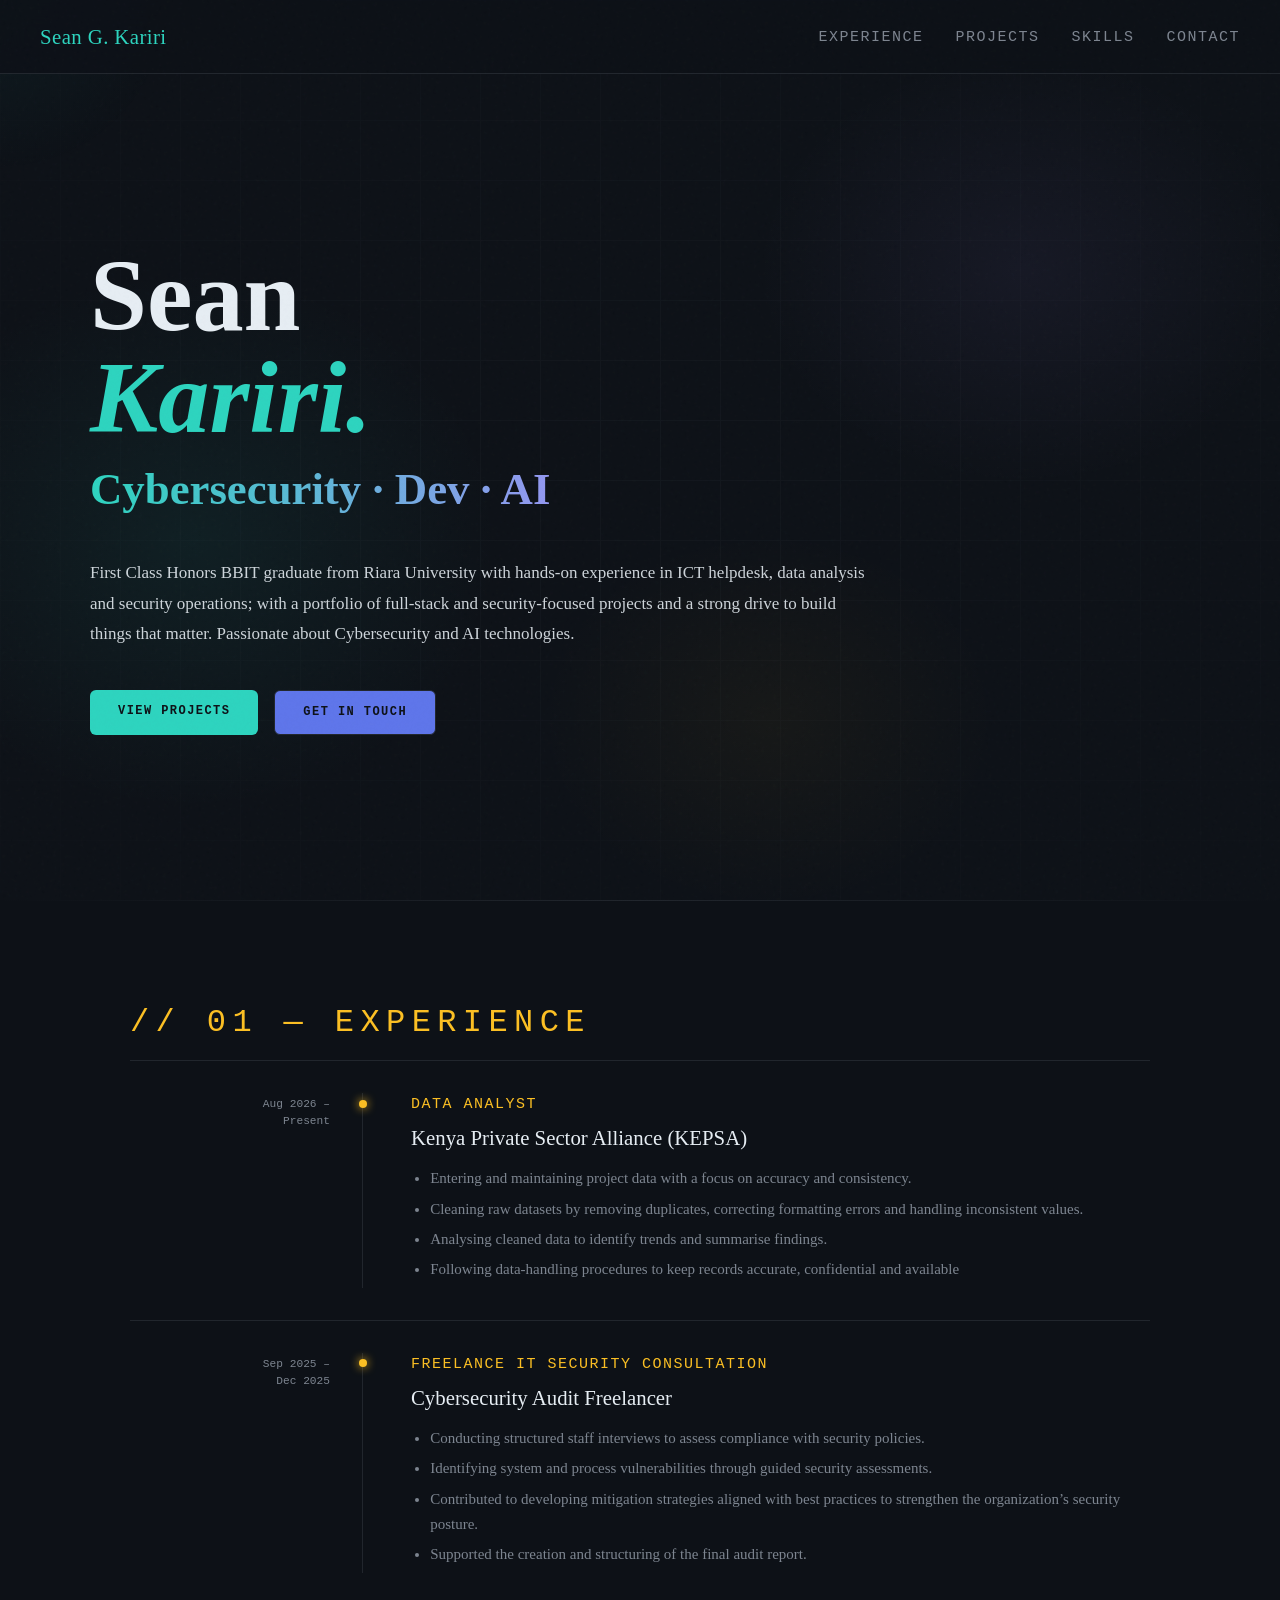
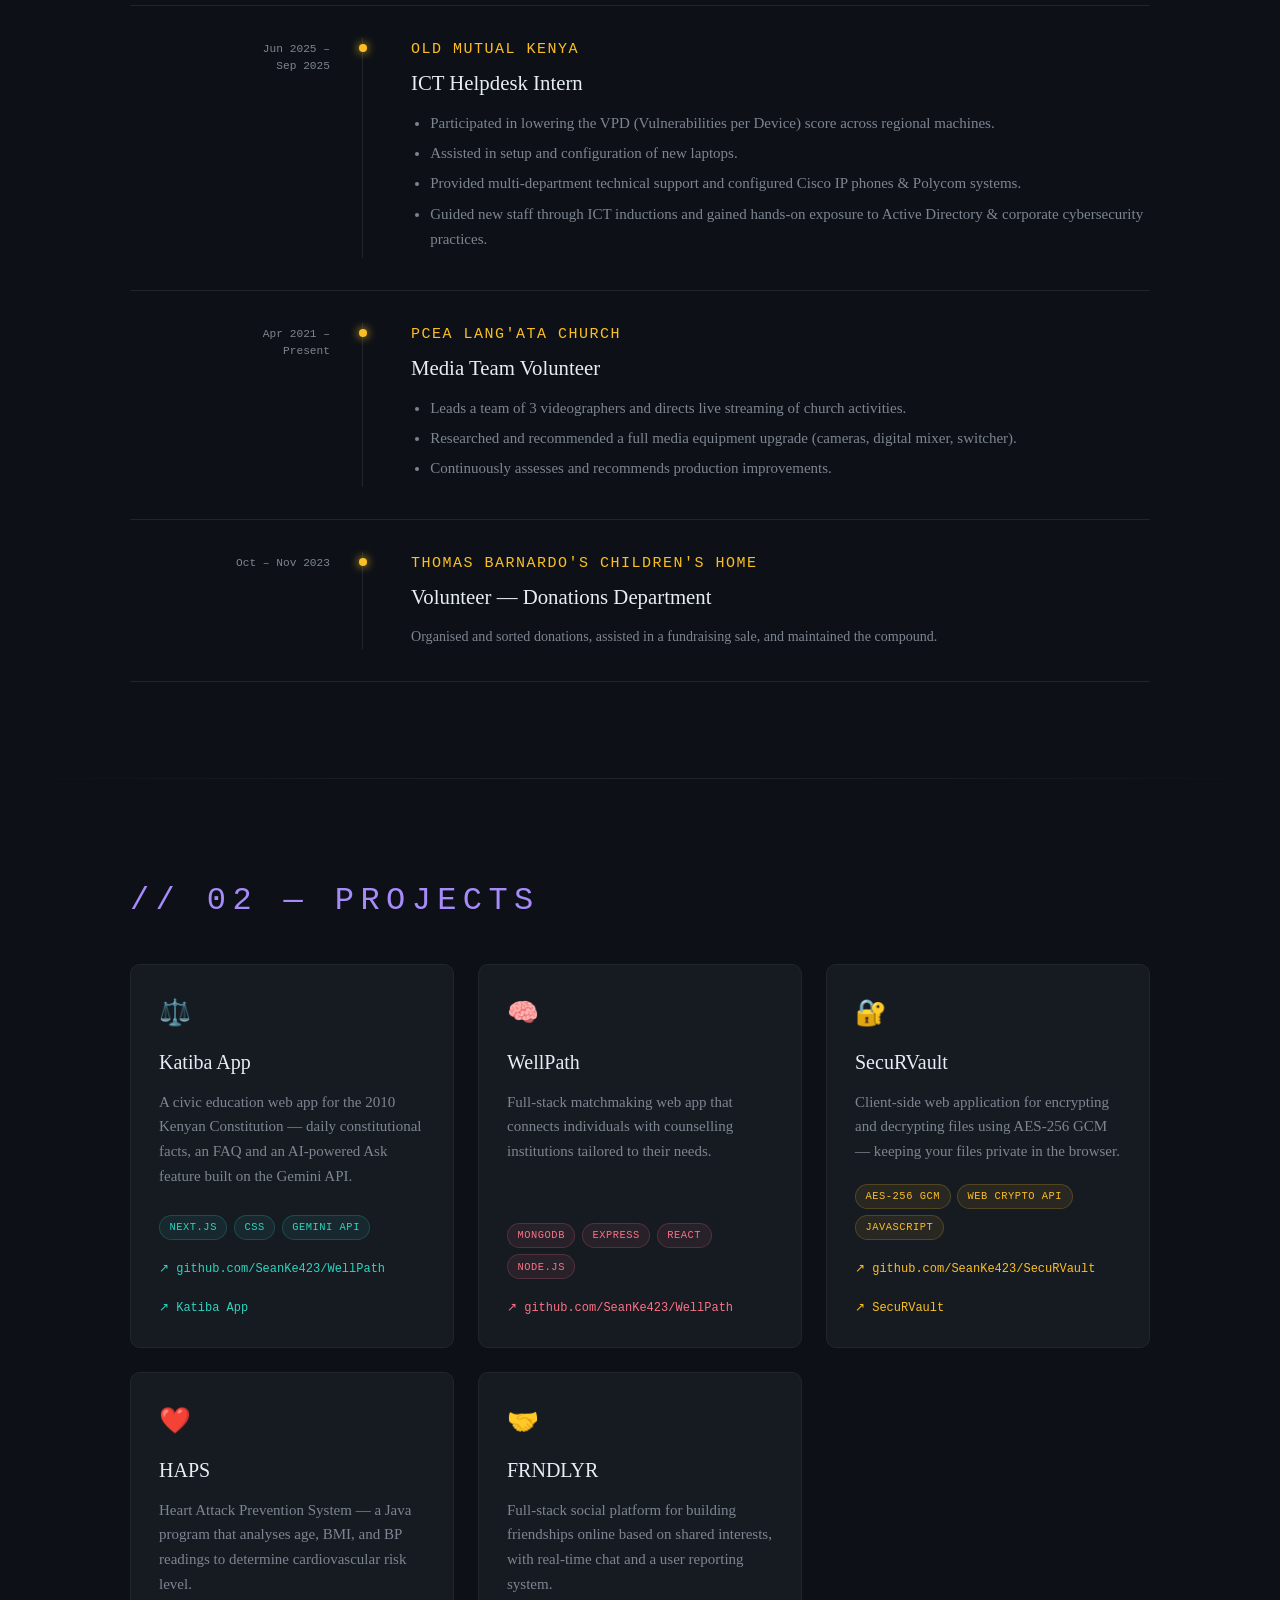
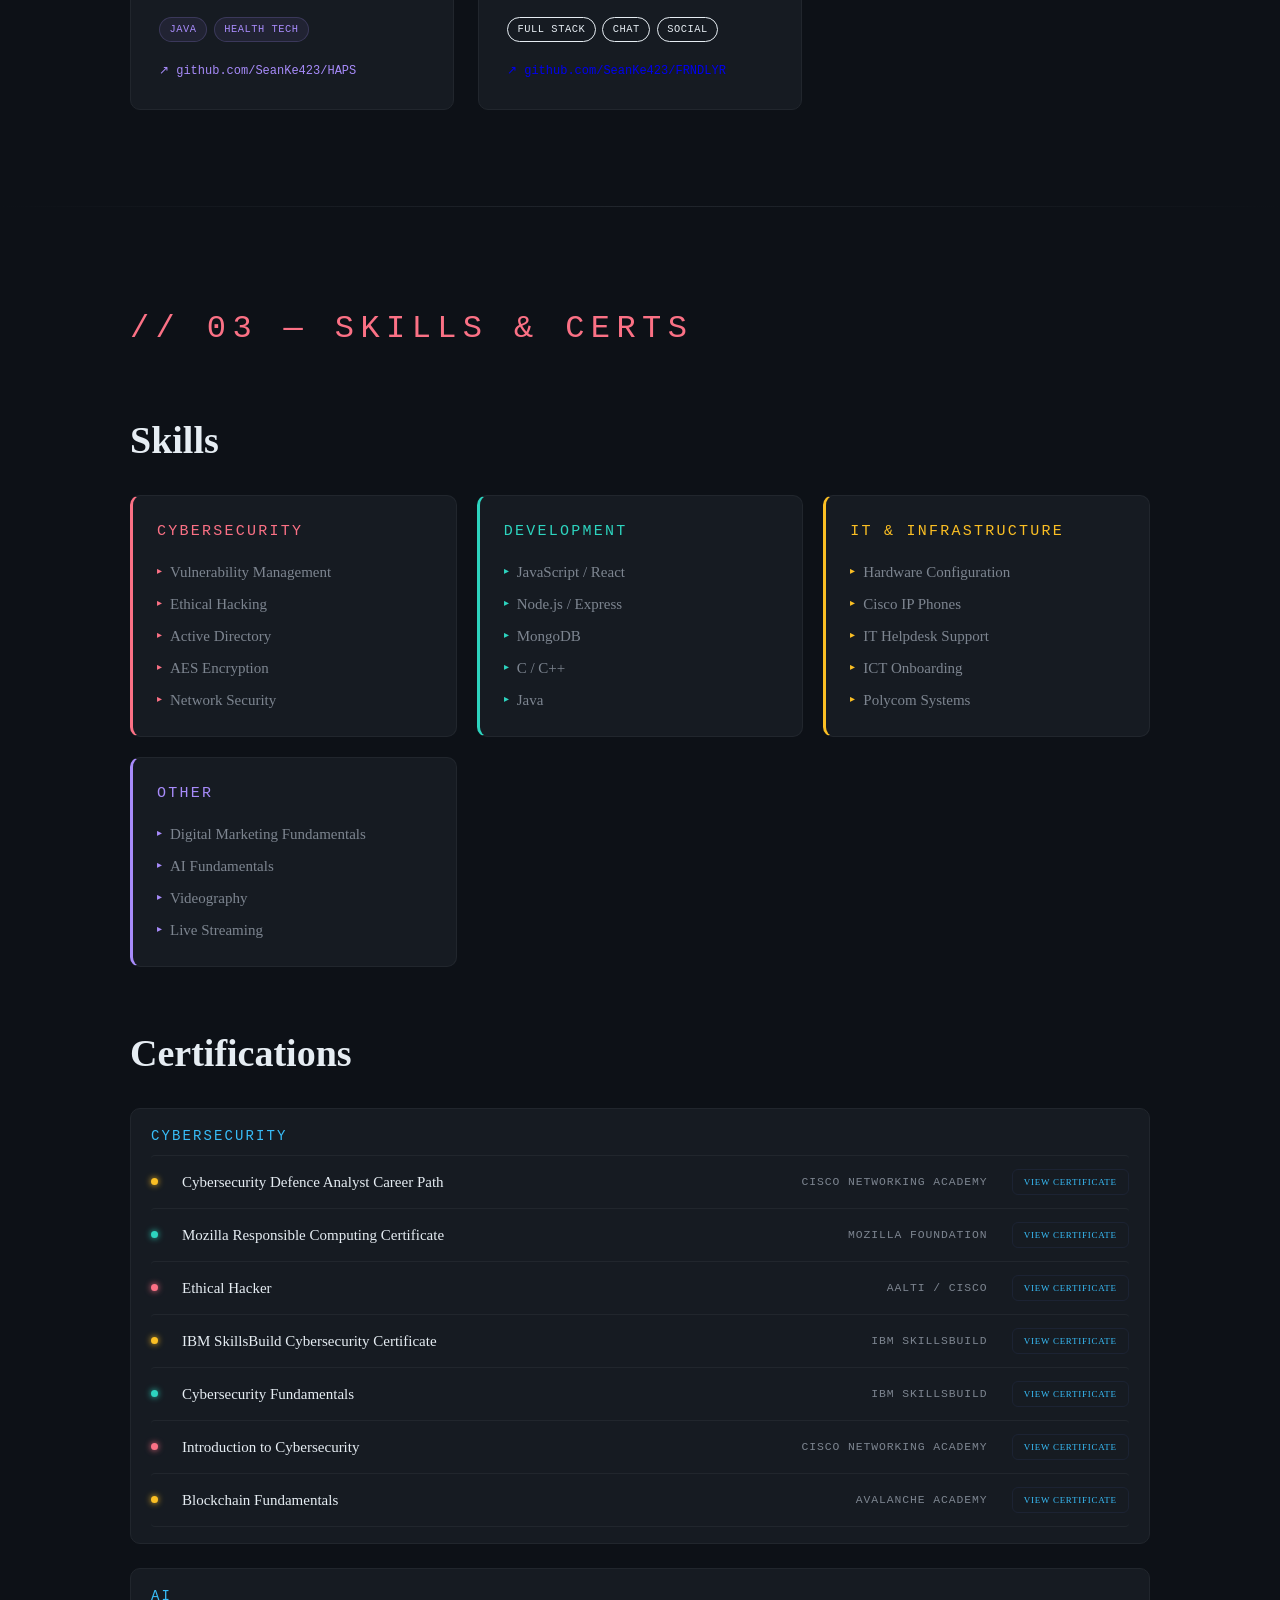
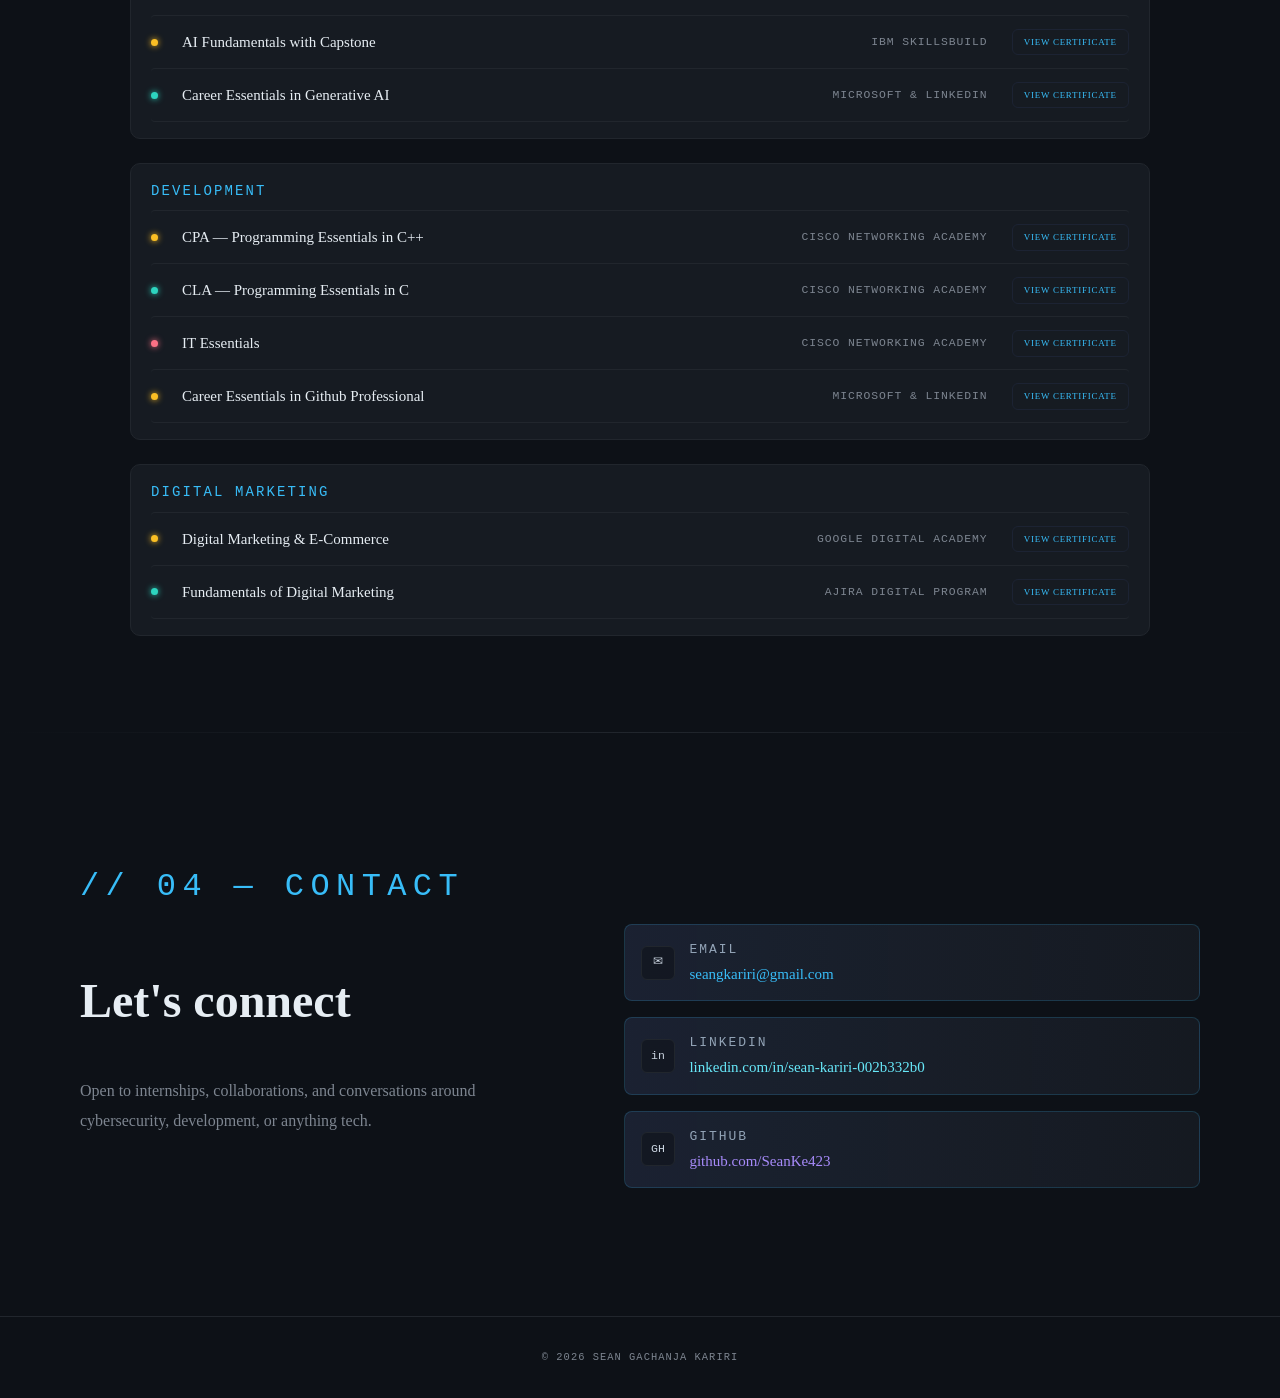
<file: index.html>
<!DOCTYPE html>
<html lang="en">
<head>
  <meta charset="UTF-8" />
  <meta name="viewport" content="width=device-width, initial-scale=1.0"/>
  <title>Sean Gachanja — Portfolio</title>
  <link rel="stylesheet" href="styles.css"/>
</head>
<body>
<div class="cursor-glow" id="cursorGlow"></div>

<!-- NAV -->
<nav>
  <div class="nav-logo">Sean G. Kariri</div>
  <ul class="nav-links">
    <li><a href="#experience">Experience</a></li>
    <li><a href="#projects">Projects</a></li>
    <li><a href="#skills">Skills</a></li>
    <li><a href="#contact">Contact</a></li>
  </ul>
</nav>

<!-- HERO -->
<div id="hero">
  <div class="hero-grid"></div>
  <div class="hero-content">
    <h1 class="hero-name">Sean<br><span>Kariri.</span></h1>
    <h2 class="hero-title">Cybersecurity · Dev · AI</h2>
    <p class="hero-bio">
      First Class Honors BBIT graduate from Riara University with hands-on experience in ICT helpdesk, data analysis and security operations; with a portfolio of full-stack and security-focused projects and a strong drive to build things that matter. Passionate about Cybersecurity and AI technologies.
    </p>
    <div class="hero-actions">
      <a href="#projects" class="btn btn-primary">View Projects</a>
      <a href="#contact" class="btn btn-ghost">Get in Touch</a>
    </div>
  </div>
</div>

<div class="divider"></div>

<!-- EXPERIENCE -->
<section id="experience">
  <div class="section-label">// 01 — Experience</div>
  <div class="timeline">
   <div class="timeline-item reveal">
      <div class="timeline-date">Aug 2026 –<br>Present</div>
      <div class="timeline-line"></div>
      <div class="timeline-body">
        <div class="timeline-org">Data Analyst </div>
        <div class="timeline-role">Kenya Private Sector Alliance (KEPSA) </div>
        <div class="timeline-desc">
          <ul>
            <li>Entering and maintaining project data with a focus on accuracy and consistency.</li>
            <li>Cleaning raw datasets by removing duplicates, correcting formatting errors and handling inconsistent values.</li>
            <li>Analysing cleaned data to identify trends and summarise findings.</li>
            <li>Following data-handling procedures to keep records accurate, confidential and available</li>
          </ul>
        </div>
      </div>
    </div>
    <div class="timeline-item reveal">
      <div class="timeline-date">Sep 2025 –<br>Dec 2025</div>
      <div class="timeline-line"></div>
      <div class="timeline-body">
        <div class="timeline-org">Freelance It Security Consultation </div>
        <div class="timeline-role">Cybersecurity Audit Freelancer</div>
        <div class="timeline-desc">
          <ul>
            <li>Conducting structured staff interviews to assess compliance with security policies.</li>
            <li>Identifying system and process vulnerabilities through guided security assessments.</li>
            <li>Contributed to developing mitigation strategies aligned with best practices to strengthen the organization’s security posture.</li>
            <li>Supported the creation and structuring of the final audit report.</li>
          </ul>
        </div>
      </div>
    </div>

    <div class="timeline-item reveal">
      <div class="timeline-date">Jun 2025 –<br>Sep 2025</div>
      <div class="timeline-line"></div>
      <div class="timeline-body">
        <div class="timeline-org">Old Mutual Kenya</div>
        <div class="timeline-role">ICT Helpdesk Intern</div>
        <div class="timeline-desc">
          <ul>
            <li>Participated in lowering the VPD (Vulnerabilities per Device) score across regional machines.</li>
            <li>Assisted in setup and configuration of new laptops.</li>
            <li>Provided multi-department technical support and configured Cisco IP phones &amp; Polycom systems.</li>
            <li>Guided new staff through ICT inductions and gained hands-on exposure to Active Directory &amp; corporate cybersecurity practices.</li>
          </ul>
        </div>
      </div>
    </div>

    <div class="timeline-item reveal">
      <div class="timeline-date">Apr 2021 –<br>Present</div>
      <div class="timeline-line"></div>
      <div class="timeline-body">
        <div class="timeline-org">PCEA Lang'ata Church</div>
        <div class="timeline-role">Media Team Volunteer</div>
        <div class="timeline-desc">
          <ul>
            <li>Leads a team of 3 videographers and directs live streaming of church activities.</li>
            <li>Researched and recommended a full media equipment upgrade (cameras, digital mixer, switcher).</li>
            <li>Continuously assesses and recommends production improvements.</li>
          </ul>
        </div>
      </div>
    </div>
    <div class="timeline-item reveal">
      <div class="timeline-date">Oct – Nov 2023</div>
      <div class="timeline-line"></div>
      <div class="timeline-body">
        <div class="timeline-org">Thomas Barnardo's Children's Home</div>
        <div class="timeline-role">Volunteer — Donations Department</div>
        <div class="timeline-desc">
          Organised and sorted donations, assisted in a fundraising sale, and maintained the compound.
        </div>
      </div>
    </div>
  </div>
</section>

<div class="divider"></div>

<!-- PROJECTS -->
<section id="projects">
  <div class="section-label">// 02 — Projects</div><br>
  <div class="projects-grid">
    <div class="project-card reveal">
      <div class="project-icon">⚖️</div>
      <div class="project-name">Katiba App</div>
      <div class="project-desc">A civic education web app for the 2010 Kenyan Constitution — daily constitutional facts, an FAQ and an AI-powered Ask feature built on the Gemini API.</div>
      <div class="project-tech">
        <span class="tech-pill">Next.js</span>
        <span class="tech-pill">CSS</span>
        <span class="tech-pill">Gemini API</span>
      </div>
      <a class="project-link" href="https://github.com/SeanKe423/KatibaAPP.git" target="_blank">
        ↗ github.com/SeanKe423/WellPath
      </a>
      <a class="project-link" href="https://katiba-app.vercel.app/" target="_blank">
        ↗ Katiba App 
      </a>  
    </div>
    <div class="project-card reveal">
      <div class="project-icon">🧠</div>
      <div class="project-name">WellPath</div>
      <div class="project-desc">Full-stack matchmaking web app that connects individuals with counselling institutions tailored to their needs.</div>
      <div class="project-tech">
        <span class="tech-pill">MongoDB</span>
        <span class="tech-pill">Express</span>
        <span class="tech-pill">React</span>
        <span class="tech-pill">Node.js</span>
      </div>
      <a class="project-link" href="https://github.com/SeanKe423/WellPath.git" target="_blank">
        ↗ github.com/SeanKe423/WellPath
      </a>
    </div>
    <div class="project-card reveal">
      <div class="project-icon">🔐</div>
      <div class="project-name">SecuRVault</div>
      <div class="project-desc">Client-side web application for encrypting and decrypting files using AES-256 GCM — keeping your files private in the browser.</div>
      <div class="project-tech">
        <span class="tech-pill">AES-256 GCM</span>
        <span class="tech-pill">Web Crypto API</span>
        <span class="tech-pill">JavaScript</span>
      </div>
      <a class="project-link" href="https://github.com/SeanKe423/SecuRVault.git" target="_blank">
        ↗ github.com/SeanKe423/SecuRVault
      </a>
            <a class="project-link" href="https://seanke423.github.io/SecuRVault/" target="_blank">
        ↗ SecuRVault
      </a>
    </div>
    <div class="project-card reveal">
      <div class="project-icon">❤️</div>
      <div class="project-name">HAPS</div>
      <div class="project-desc">Heart Attack Prevention System — a Java program that analyses age, BMI, and BP readings to determine cardiovascular risk level.</div>
      <div class="project-tech">
        <span class="tech-pill">Java</span>
        <span class="tech-pill">Health Tech</span>
      </div>
      <a class="project-link" href="https://github.com/SeanKe423/HAPS.git" target="_blank">
        ↗ github.com/SeanKe423/HAPS
      </a>
    </div>
    <div class="project-card reveal">
      <div class="project-icon">🤝</div>
      <div class="project-name">FRNDLYR</div>
      <div class="project-desc">Full-stack social platform for building friendships online based on shared interests, with real-time chat and a user reporting system.</div>
      <div class="project-tech">
        <span class="tech-pill">Full Stack</span>
        <span class="tech-pill">Chat</span>
        <span class="tech-pill">Social</span>
      </div>
      <a class="project-link" href="https://github.com/SeanKe423/FRNDLYR.git" target="_blank">
        ↗ github.com/SeanKe423/FRNDLYR
      </a>
    </div>
  </div>
</section>

<div class="divider"></div>

<!-- SKILLS -->
<section id="skills">
  <div class="section-label">// 03 — Skills & Certs</div>
  <h3 style="font-size: 38px; color:var(--text); margin: 3.5rem 0 1.5rem;" class="reveal">Skills</h3>
  <div class="skills-grid reveal">
    <div class="skill-group">
      <div class="skill-group-title">Cybersecurity</div>
      <div class="skill-list">
        <div class="skill-item">Vulnerability Management</div>
        <div class="skill-item">Ethical Hacking</div>
        <div class="skill-item">Active Directory</div>
        <div class="skill-item">AES Encryption</div>
        <div class="skill-item">Network Security</div>
      </div>
    </div>
    <div class="skill-group">
      <div class="skill-group-title">Development</div>
      <div class="skill-list">
        <div class="skill-item">JavaScript / React</div>
        <div class="skill-item">Node.js / Express</div>
        <div class="skill-item">MongoDB</div>
        <div class="skill-item">C / C++</div>
        <div class="skill-item">Java</div>
      </div>
    </div>
    <div class="skill-group">
      <div class="skill-group-title">IT & Infrastructure</div>
      <div class="skill-list">
        <div class="skill-item">Hardware Configuration</div>
        <div class="skill-item">Cisco IP Phones</div>
        <div class="skill-item">IT Helpdesk Support</div>
        <div class="skill-item">ICT Onboarding</div>
        <div class="skill-item">Polycom Systems</div>
      </div>
    </div>
    <div class="skill-group">
      <div class="skill-group-title">Other</div>
      <div class="skill-list">
        <div class="skill-item">Digital Marketing Fundamentals</div>
        <div class="skill-item">AI Fundamentals</div>
        <div class="skill-item">Videography</div>
        <div class="skill-item">Live Streaming</div>
      </div>
    </div>
  </div>

  <!-- CERTS -->
  <h3 style="font-size:38px; color:var(--text); margin: 3.5rem 0 1.5rem;" class="reveal">Certifications</h3>
  <div class="certs-grid reveal">
    <div class="cert-group">
      <div class="cert-group-title">Cybersecurity</div>
      <div class="cert-item">
        <div class="cert-dot"></div>
        <div class="cert-name">Cybersecurity Defence Analyst Career Path</div>
        <div class="cert-issuer">Cisco Networking Academy</div>
        <button type="button" class="cert-view-btn" data-cert-title="Cyber Defense Analyst" data-cert-src="certificates/CybersecurityDefenseAnalystCareerPathv120260522-31-i1h0fl.pdf">View Certificate</button>
      </div>
      <div class="cert-item">
        <div class="cert-dot"></div>
        <div class="cert-name">Mozilla Responsible  Computing Certificate</div>
        <div class="cert-issuer">Mozilla Foundation</div>
        <button type="button" class="cert-view-btn" data-cert-title="Mozilla Responsible Computing" data-cert-src="certificates/Mozilla Certificate.jpeg">View Certificate</button>
      </div>
      <div class="cert-item">
        <div class="cert-dot"></div>
        <div class="cert-name">Ethical Hacker</div>
        <div class="cert-issuer">AALTI / Cisco</div>
        <button type="button" class="cert-view-btn" data-cert-title="Ethical Hacker" data-cert-src="certificates\Ethical_Hacker_certificate_sean-kariri-riarauniversity-ac-ke_f0a60cb0-8fb8-4be1-b93b-5e54a83b1710.pdf">View Certificate</button>
      </div>
      <div class="cert-item">
        <div class="cert-dot"></div>
        <div class="cert-name">IBM SkillsBuild Cybersecurity Certificate</div>
        <div class="cert-issuer">IBM SkillsBuild</div>
        <button type="button" class="cert-view-btn" data-cert-title="IBM SkillsBuild Cybersecurity Certificate" data-cert-src="certificates\IBM Cybersecurity Certificate.pdf">View Certificate</button>
      </div>
      <div class="cert-item">
        <div class="cert-dot"></div>
        <div class="cert-name">Cybersecurity Fundamentals</div>
        <div class="cert-issuer">IBM SkillsBuild</div>
        <button type="button" class="cert-view-btn" data-cert-title="Cybersecurity Fundamentals" data-cert-src="certificates\IBM Cybersecurity Fundamentals.pdf">View Certificate</button>
      </div>
      <div class="cert-item">
        <div class="cert-dot"></div>
        <div class="cert-name">Introduction to Cybersecurity</div>
        <div class="cert-issuer">Cisco Networking Academy</div>
        <button type="button" class="cert-view-btn" data-cert-title="Introduction to Cybersecurity" data-cert-src="certificates\Introduction_to_Cybersecurity_Badge20240517-8-qxqxzl.pdf">View Certificate</button>
      </div>
     <div class="cert-item">
        <div class="cert-dot"></div>
        <div class="cert-name">Blockchain Fundamentals</div>
        <div class="cert-issuer">Avalanche Academy</div>
        <button type="button" class="cert-view-btn" data-cert-title="Blockchain Fundamentals" data-cert-src="certificates\blockchain-fundamentals_certificate.pdf">View Certificate</button>
      </div>
    </div>
   

    <div class="cert-group">
      <div class="cert-group-title">AI</div>
      <div class="cert-item">
        <div class="cert-dot"></div>
        <div class="cert-name">AI Fundamentals with Capstone</div>
        <div class="cert-issuer">IBM SkillsBuild</div>
        <button type="button" class="cert-view-btn" data-cert-title="AI Fundamentals with Capstone" data-cert-src="certificates\IBMDesign Fundamentals of AI with Capstone.pdf">View Certificate</button>
      </div>
       <div class="cert-item">
        <div class="cert-dot"></div>
        <div class="cert-name">Career Essentials in Generative AI</div>
        <div class="cert-issuer">Microsoft & LinkedIn</div>
        <button type="button" class="cert-view-btn" data-cert-title="Career Essentials in AI" data-cert-src="certificates\Career Essentials in Generative AI by Microsoft and LinkedIn.pdf">View Certificate</button>
      </div>
    </div>

    <div class="cert-group">
      <div class="cert-group-title">Development</div>
      <div class="cert-item">
        <div class="cert-dot"></div>
        <div class="cert-name">CPA — Programming Essentials in C++</div>
        <div class="cert-issuer">Cisco Networking Academy</div>
        <button type="button" class="cert-view-btn" data-cert-title="CPA — Programming Essentials in C++" data-cert-src="certificates\Sean GachanjaKariri-CPA - Programmin-certificate.pdf">View Certificate</button>
      </div>
      <div class="cert-item">
        <div class="cert-dot"></div>
        <div class="cert-name">CLA — Programming Essentials in C</div>
        <div class="cert-issuer">Cisco Networking Academy</div>
        <button type="button" class="cert-view-btn" data-cert-title="CLA — Programming Essentials in C" data-cert-src="certificates\Partner-_CLA_-_Programming_Essentials_in_C_certificate_sean-kariri-riarauniversity-ac-ke_4296bc08-f6fd-4e46-8067-5a32966b7730.pdf">View Certificate</button>
      </div>
      <div class="cert-item">
        <div class="cert-dot"></div>
        <div class="cert-name">IT Essentials</div>
        <div class="cert-issuer">Cisco Networking Academy</div>
        <button type="button" class="cert-view-btn" data-cert-title="IT Essentials" data-cert-src="certificates\Sean GachanjaKariri-IT Essentials-certificate.pdf">View Certificate</button>
      </div>
      <div class="cert-item">
        <div class="cert-dot"></div>
        <div class="cert-name">Career Essentials in Github Professional</div>
        <div class="cert-issuer">Microsoft & LinkedIn</div>
        <button type="button" class="cert-view-btn" data-cert-title="Career Essentials in Github Professional" data-cert-src="certificates\Career Essentials in GitHub Professional Certificate.pdf">View Certificate</button>
      </div>
    </div>

    <div class="cert-group">
      <div class="cert-group-title">Digital Marketing</div>
      <div class="cert-item">
        <div class="cert-dot"></div>
        <div class="cert-name">Digital Marketing & E-Commerce</div>
        <div class="cert-issuer">Google Digital Academy</div>
        <button type="button" class="cert-view-btn" data-cert-title="Digital Marketing & E-Commerce" data-cert-src="certificates\Googel digital skills for Africa Digital Marketing certificate.pdf">View Certificate</button>
      </div>
      <div class="cert-item">
        <div class="cert-dot"></div>
        <div class="cert-name">Fundamentals of Digital Marketing</div>
        <div class="cert-issuer">Ajira Digital Program</div>
        <button type="button" class="cert-view-btn" data-cert-title="Fundamentals of Digital Marketing" data-cert-src="certificates\Ajira Digital - Digital Marketing and Ecommerce Training and Mentorship.pdf">View Certificate</button>
      </div>
    </div>
  </div>
</section>

<div class="cert-modal" id="certModal" aria-hidden="true">
  <div class="cert-modal-backdrop" data-modal-close></div>
  <div class="cert-modal-panel" role="dialog" aria-modal="true" aria-labelledby="certModalTitle">
    <button type="button" class="cert-modal-close" data-modal-close aria-label="Close certificate popup">✕</button>
    <h3 class="cert-modal-title" id="certModalTitle">Certificate</h3>
    <div class="cert-modal-body" id="certModalBody">
      <p class="cert-modal-empty">No certificate media linked yet. Add a file path in the button's <code>data-cert-src</code> attribute.</p>
    </div>
  </div>
</div>

<div class="divider"></div>

<!-- CONTACT -->
<section id="contact">
  <div class="section-label">// 04 — Contact</div>
  <div class="contact-layout">
    <div class="contact-intro reveal">
      <h2 class="section-title">Let's connect</h2>
      <p class="contact-copy">
        Open to internships, collaborations, and conversations around cybersecurity, development, or anything tech.
      </p>
    </div>
    <div class="contact-cards reveal">
      <a href="mailto:seangkariri@gmail.com" class="contact-card">
        <span class="contact-card-icon" aria-hidden="true">✉</span>
        <span class="contact-card-content">
          <span class="contact-card-label">Email</span>
          <span class="contact-card-value">seangkariri@gmail.com</span>
        </span>
      </a>

      <a href="https://www.linkedin.com/in/sean-kariri-002b332b0/" target="_blank" class="contact-card">
        <span class="contact-card-icon" aria-hidden="true">in</span>
        <span class="contact-card-content">
          <span class="contact-card-label">LinkedIn</span>
          <span class="contact-card-value">linkedin.com/in/sean-kariri-002b332b0</span>
        </span>
      </a>
      <a href="https://github.com/SeanKe423" target="_blank" class="contact-card">
        <span class="contact-card-icon" aria-hidden="true">GH</span>
        <span class="contact-card-content">
          <span class="contact-card-label">GitHub</span>
          <span class="contact-card-value">github.com/SeanKe423</span>
        </span>
      </a>
    </div>
  </div>
</section>

<footer>
  &copy; 2026 Sean Gachanja Kariri
</footer>

<script src="script.js"></script>
</body>
</html>
</file>
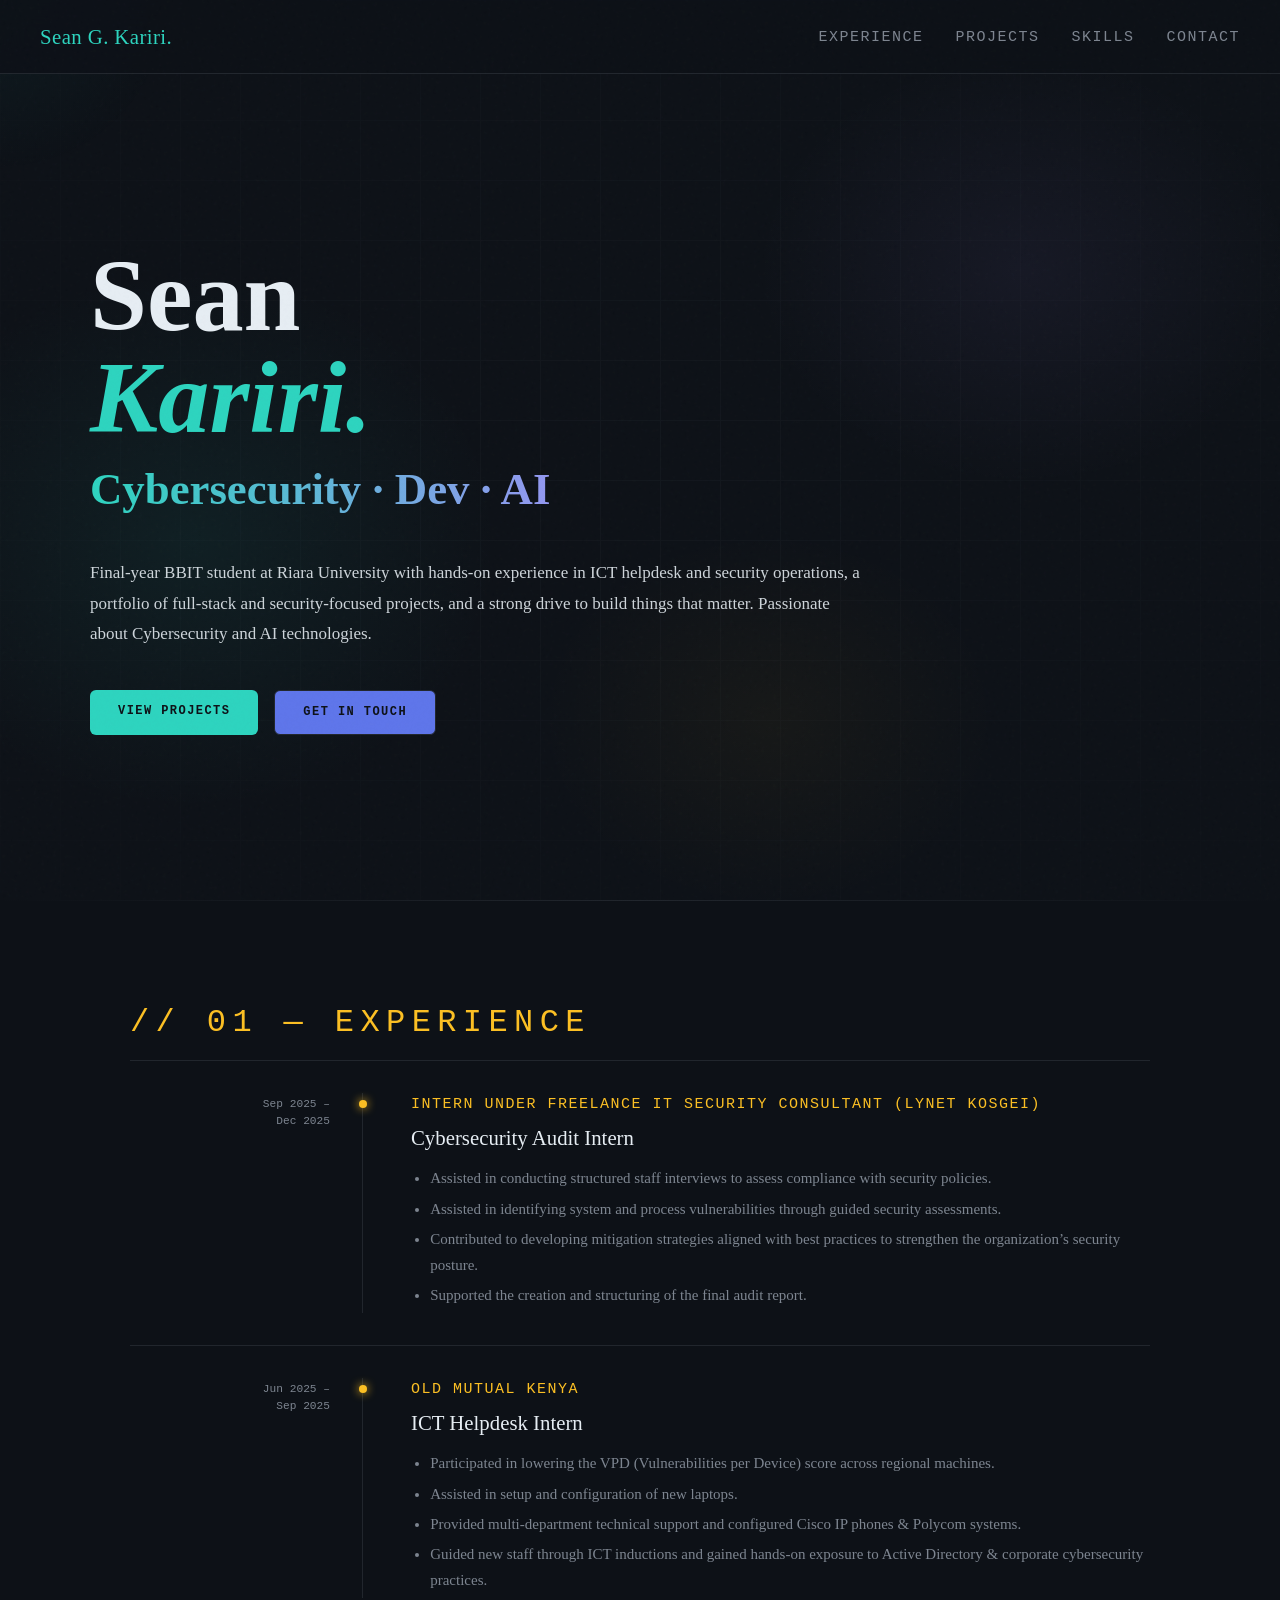
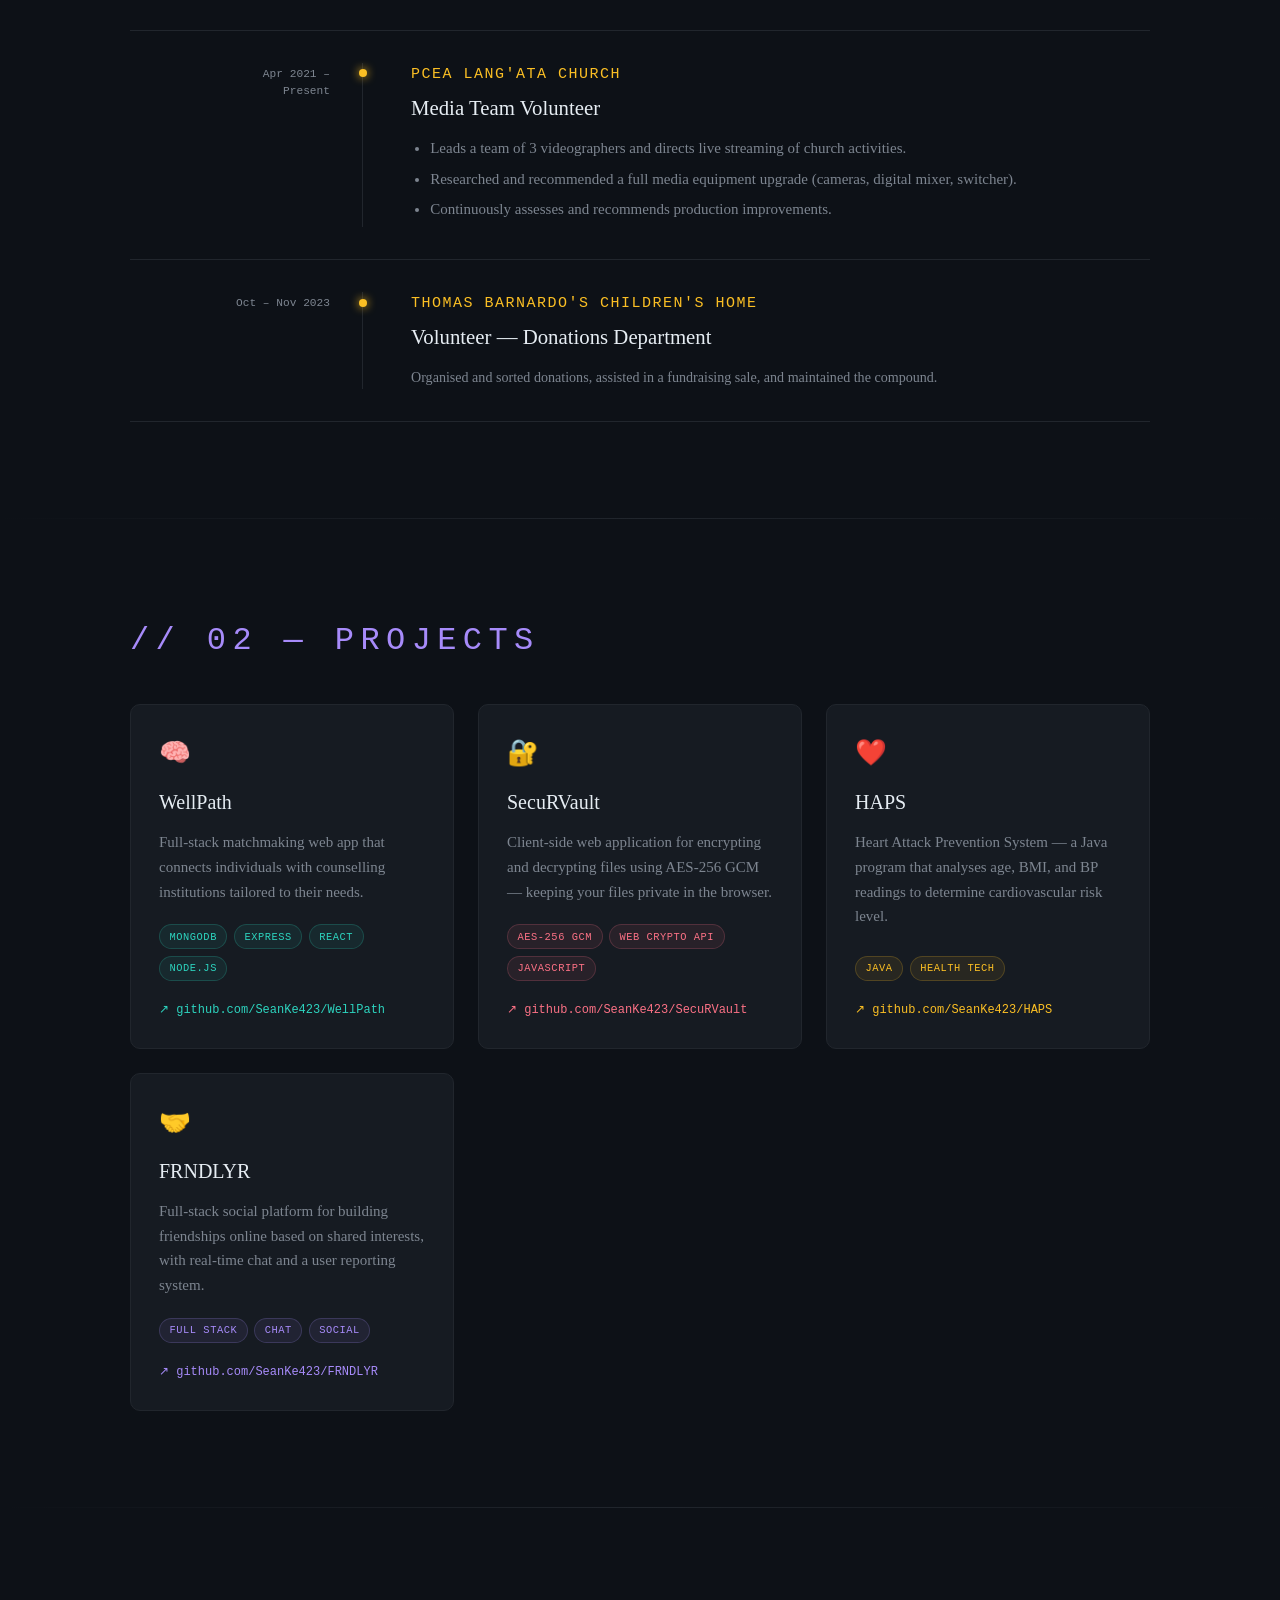
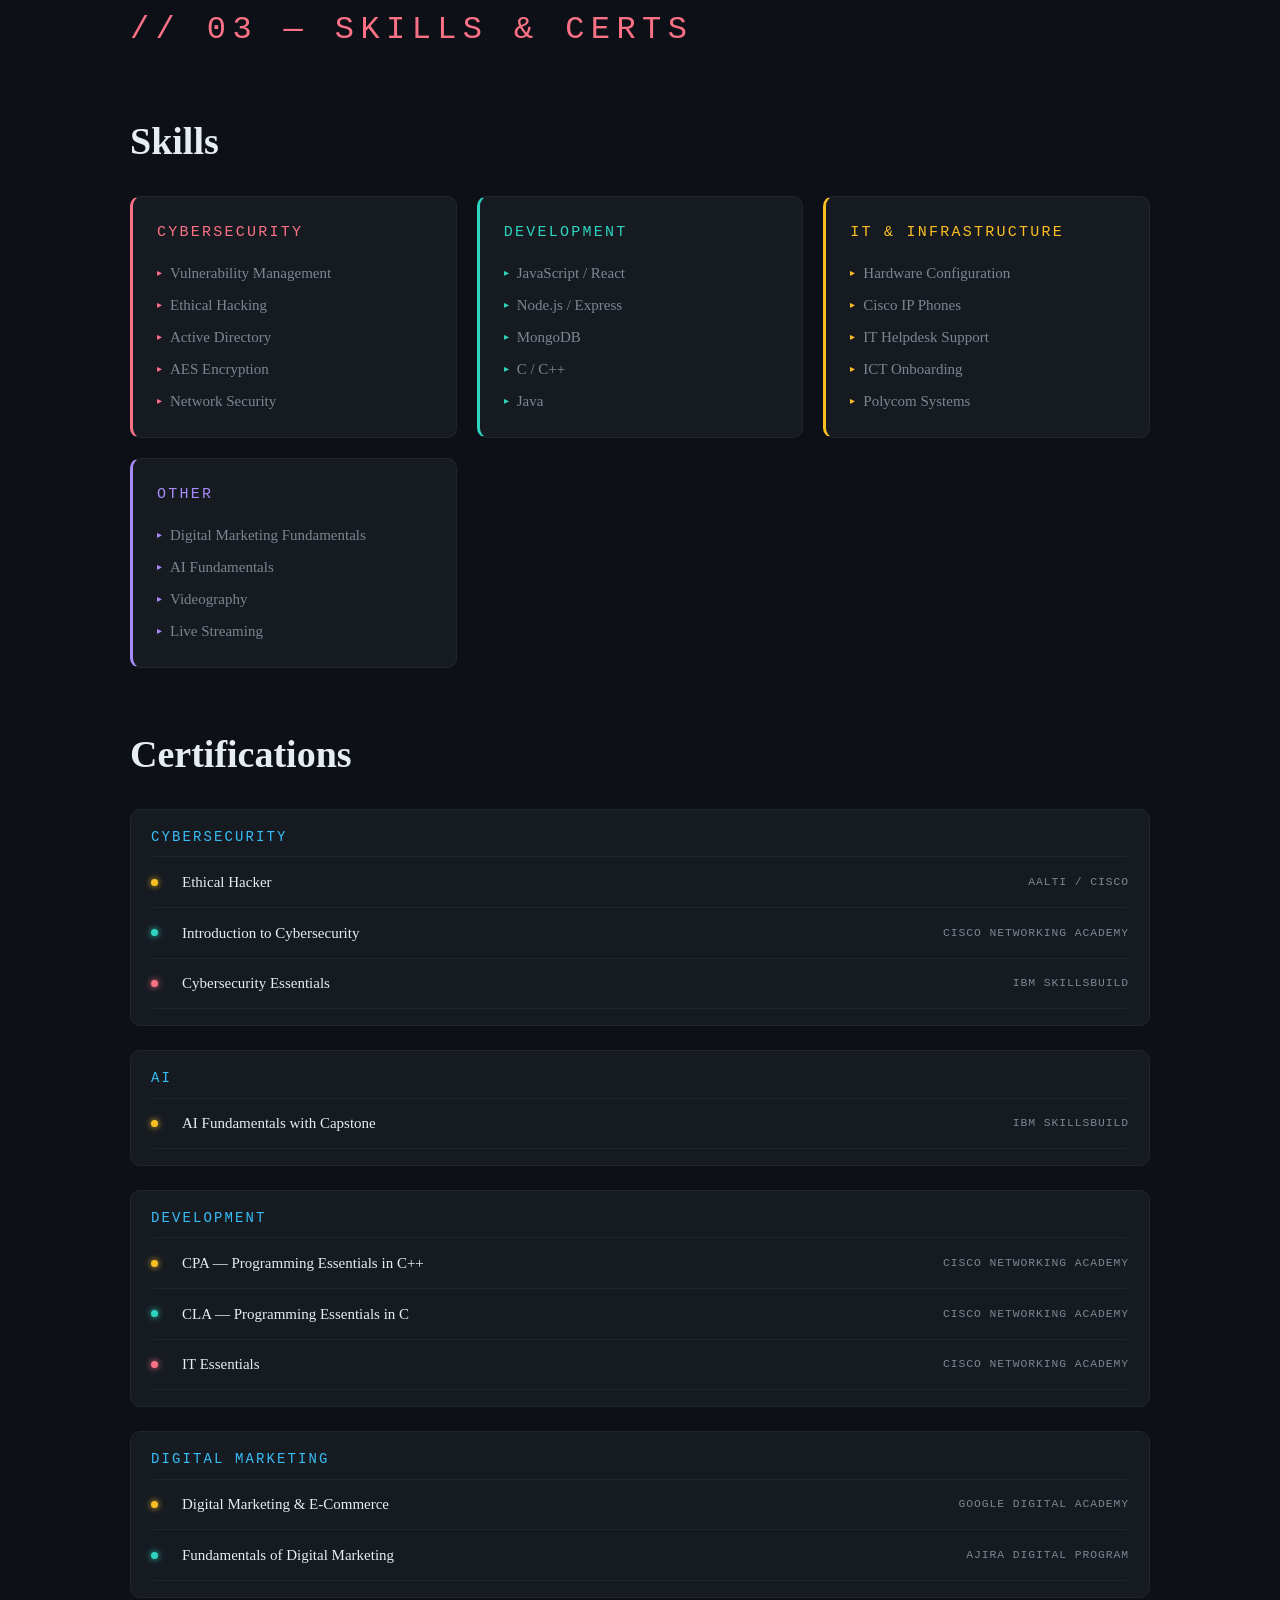
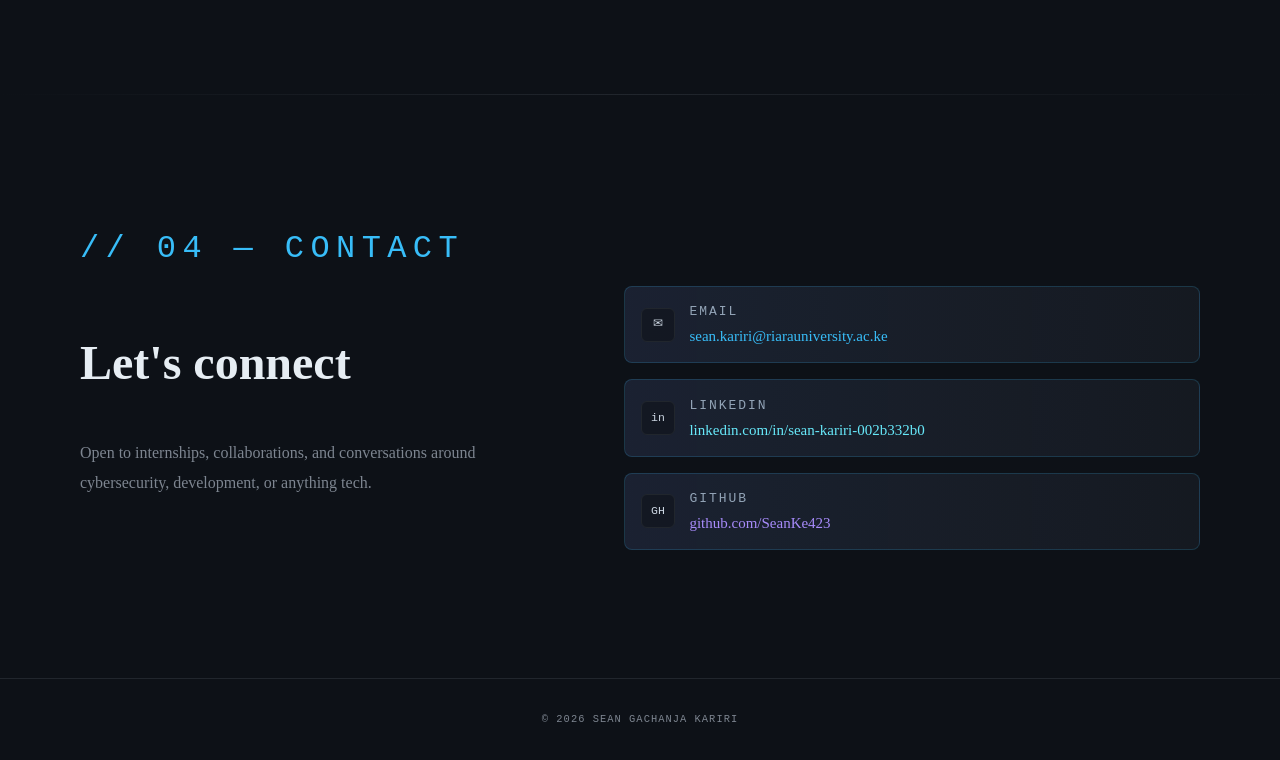
<file: portfolio.html>
<!DOCTYPE html>
<html lang="en">
<head>
  <meta charset="UTF-8" />
  <meta name="viewport" content="width=device-width, initial-scale=1.0"/>
  <title>Sean Gachanja — Portfolio</title>
  <link rel="stylesheet" href="styles.css"/>
</head>
<body>
<div class="cursor-glow" id="cursorGlow"></div>

<!-- NAV -->
<nav>
  <div class="nav-logo">Sean G. Kariri.</div>
  <ul class="nav-links">
    <li><a href="#experience">Experience</a></li>
    <li><a href="#projects">Projects</a></li>
    <li><a href="#skills">Skills</a></li>
    <li><a href="#contact">Contact</a></li>
  </ul>
</nav>

<!-- HERO -->
<div id="hero">
  <div class="hero-grid"></div>
  <div class="hero-content">
    <h1 class="hero-name">Sean<br><span>Kariri.</span></h1>
    <h2 class="hero-title">Cybersecurity · Dev · AI</h2>
    <p class="hero-bio">
      Final-year BBIT student at Riara University with hands-on experience in ICT helpdesk and security operations, a portfolio of full-stack and security-focused projects, and a strong drive to build things that matter. Passionate about Cybersecurity and AI technologies.
    </p>
    <div class="hero-actions">
      <a href="#projects" class="btn btn-primary">View Projects</a>
      <a href="#contact" class="btn btn-ghost">Get in Touch</a>
    </div>
  </div>
</div>

<div class="divider"></div>

<!-- EXPERIENCE -->
<section id="experience">
  <div class="section-label">// 01 — Experience</div>
  <div class="timeline">
    <div class="timeline-item reveal">
      <div class="timeline-date">Sep 2025 –<br>Dec 2025</div>
      <div class="timeline-line"></div>
      <div class="timeline-body">
        <div class="timeline-org">Intern under Freelance It Security Consultant (Lynet Kosgei)</div>
        <div class="timeline-role">Cybersecurity Audit Intern</div>
        <div class="timeline-desc">
          <ul>
            <li>Assisted in conducting structured staff interviews to assess compliance with security policies.</li>
            <li>Assisted in identifying system and process vulnerabilities through guided security assessments.</li>
            <li>Contributed to developing mitigation strategies aligned with best practices to strengthen the organization’s security posture.</li>
            <li>Supported the creation and structuring of the final audit report.</li>
          </ul>
        </div>
      </div>
    </div>

    <div class="timeline-item reveal">
      <div class="timeline-date">Jun 2025 –<br>Sep 2025</div>
      <div class="timeline-line"></div>
      <div class="timeline-body">
        <div class="timeline-org">Old Mutual Kenya</div>
        <div class="timeline-role">ICT Helpdesk Intern</div>
        <div class="timeline-desc">
          <ul>
            <li>Participated in lowering the VPD (Vulnerabilities per Device) score across regional machines.</li>
            <li>Assisted in setup and configuration of new laptops.</li>
            <li>Provided multi-department technical support and configured Cisco IP phones &amp; Polycom systems.</li>
            <li>Guided new staff through ICT inductions and gained hands-on exposure to Active Directory &amp; corporate cybersecurity practices.</li>
          </ul>
        </div>
      </div>
    </div>

    <div class="timeline-item reveal">
      <div class="timeline-date">Apr 2021 –<br>Present</div>
      <div class="timeline-line"></div>
      <div class="timeline-body">
        <div class="timeline-org">PCEA Lang'ata Church</div>
        <div class="timeline-role">Media Team Volunteer</div>
        <div class="timeline-desc">
          <ul>
            <li>Leads a team of 3 videographers and directs live streaming of church activities.</li>
            <li>Researched and recommended a full media equipment upgrade (cameras, digital mixer, switcher).</li>
            <li>Continuously assesses and recommends production improvements.</li>
          </ul>
        </div>
      </div>
    </div>
    <div class="timeline-item reveal">
      <div class="timeline-date">Oct – Nov 2023</div>
      <div class="timeline-line"></div>
      <div class="timeline-body">
        <div class="timeline-org">Thomas Barnardo's Children's Home</div>
        <div class="timeline-role">Volunteer — Donations Department</div>
        <div class="timeline-desc">
          Organised and sorted donations, assisted in a fundraising sale, and maintained the compound.
        </div>
      </div>
    </div>
  </div>
</section>

<div class="divider"></div>

<!-- PROJECTS -->
<section id="projects">
  <div class="section-label">// 02 — Projects</div><br>
  <div class="projects-grid">
    <div class="project-card reveal">
      <div class="project-icon">🧠</div>
      <div class="project-name">WellPath</div>
      <div class="project-desc">Full-stack matchmaking web app that connects individuals with counselling institutions tailored to their needs.</div>
      <div class="project-tech">
        <span class="tech-pill">MongoDB</span>
        <span class="tech-pill">Express</span>
        <span class="tech-pill">React</span>
        <span class="tech-pill">Node.js</span>
      </div>
      <a class="project-link" href="https://github.com/SeanKe423/WellPath.git" target="_blank">
        ↗ github.com/SeanKe423/WellPath
      </a>
    </div>
    <div class="project-card reveal">
      <div class="project-icon">🔐</div>
      <div class="project-name">SecuRVault</div>
      <div class="project-desc">Client-side web application for encrypting and decrypting files using AES-256 GCM — keeping your files private in the browser.</div>
      <div class="project-tech">
        <span class="tech-pill">AES-256 GCM</span>
        <span class="tech-pill">Web Crypto API</span>
        <span class="tech-pill">JavaScript</span>
      </div>
      <a class="project-link" href="https://github.com/SeanKe423/SecuRVault.git" target="_blank">
        ↗ github.com/SeanKe423/SecuRVault
      </a>
    </div>
    <div class="project-card reveal">
      <div class="project-icon">❤️</div>
      <div class="project-name">HAPS</div>
      <div class="project-desc">Heart Attack Prevention System — a Java program that analyses age, BMI, and BP readings to determine cardiovascular risk level.</div>
      <div class="project-tech">
        <span class="tech-pill">Java</span>
        <span class="tech-pill">Health Tech</span>
      </div>
      <a class="project-link" href="https://github.com/SeanKe423/HAPS.git" target="_blank">
        ↗ github.com/SeanKe423/HAPS
      </a>
    </div>
    <div class="project-card reveal">
      <div class="project-icon">🤝</div>
      <div class="project-name">FRNDLYR</div>
      <div class="project-desc">Full-stack social platform for building friendships online based on shared interests, with real-time chat and a user reporting system.</div>
      <div class="project-tech">
        <span class="tech-pill">Full Stack</span>
        <span class="tech-pill">Chat</span>
        <span class="tech-pill">Social</span>
      </div>
      <a class="project-link" href="https://github.com/SeanKe423/FRNDLYR.git" target="_blank">
        ↗ github.com/SeanKe423/FRNDLYR
      </a>
    </div>
  </div>
</section>

<div class="divider"></div>

<!-- SKILLS -->
<section id="skills">
  <div class="section-label">// 03 — Skills & Certs</div>
  <h3 style="font-size: 38px; color:var(--text); margin: 3.5rem 0 1.5rem;" class="reveal">Skills</h3>
  <div class="skills-grid reveal">
    <div class="skill-group">
      <div class="skill-group-title">Cybersecurity</div>
      <div class="skill-list">
        <div class="skill-item">Vulnerability Management</div>
        <div class="skill-item">Ethical Hacking</div>
        <div class="skill-item">Active Directory</div>
        <div class="skill-item">AES Encryption</div>
        <div class="skill-item">Network Security</div>
      </div>
    </div>
    <div class="skill-group">
      <div class="skill-group-title">Development</div>
      <div class="skill-list">
        <div class="skill-item">JavaScript / React</div>
        <div class="skill-item">Node.js / Express</div>
        <div class="skill-item">MongoDB</div>
        <div class="skill-item">C / C++</div>
        <div class="skill-item">Java</div>
      </div>
    </div>
    <div class="skill-group">
      <div class="skill-group-title">IT & Infrastructure</div>
      <div class="skill-list">
        <div class="skill-item">Hardware Configuration</div>
        <div class="skill-item">Cisco IP Phones</div>
        <div class="skill-item">IT Helpdesk Support</div>
        <div class="skill-item">ICT Onboarding</div>
        <div class="skill-item">Polycom Systems</div>
      </div>
    </div>
    <div class="skill-group">
      <div class="skill-group-title">Other</div>
      <div class="skill-list">
        <div class="skill-item">Digital Marketing Fundamentals</div>
        <div class="skill-item">AI Fundamentals</div>
        <div class="skill-item">Videography</div>
        <div class="skill-item">Live Streaming</div>
      </div>
    </div>
  </div>

  <!-- CERTS -->
  <h3 style="font-size:38px; color:var(--text); margin: 3.5rem 0 1.5rem;" class="reveal">Certifications</h3>
  <div class="certs-grid reveal">
    <div class="cert-group">
      <div class="cert-group-title">Cybersecurity</div>
      <div class="cert-item">
        <div class="cert-dot"></div>
        <div class="cert-name">Ethical Hacker</div>
        <div class="cert-issuer">AALTI / Cisco</div>
      </div>
      <div class="cert-item">
        <div class="cert-dot"></div>
        <div class="cert-name">Introduction to Cybersecurity</div>
        <div class="cert-issuer">Cisco Networking Academy</div>
      </div>
      <div class="cert-item">
        <div class="cert-dot"></div>
        <div class="cert-name">Cybersecurity Essentials</div>
        <div class="cert-issuer">IBM SkillsBuild</div>
      </div>
    </div>

    <div class="cert-group">
      <div class="cert-group-title">AI</div>
      <div class="cert-item">
        <div class="cert-dot"></div>
        <div class="cert-name">AI Fundamentals with Capstone</div>
        <div class="cert-issuer">IBM SkillsBuild</div>
      </div>
    </div>

    <div class="cert-group">
      <div class="cert-group-title">Development</div>
      <div class="cert-item">
        <div class="cert-dot"></div>
        <div class="cert-name">CPA — Programming Essentials in C++</div>
        <div class="cert-issuer">Cisco Networking Academy</div>
      </div>
      <div class="cert-item">
        <div class="cert-dot"></div>
        <div class="cert-name">CLA — Programming Essentials in C</div>
        <div class="cert-issuer">Cisco Networking Academy</div>
      </div>
      <div class="cert-item">
        <div class="cert-dot"></div>
        <div class="cert-name">IT Essentials</div>
        <div class="cert-issuer">Cisco Networking Academy</div>
      </div>
    </div>

    <div class="cert-group">
      <div class="cert-group-title">Digital Marketing</div>
      <div class="cert-item">
        <div class="cert-dot"></div>
        <div class="cert-name">Digital Marketing & E-Commerce</div>
        <div class="cert-issuer">Google Digital Academy</div>
      </div>
      <div class="cert-item">
        <div class="cert-dot"></div>
        <div class="cert-name">Fundamentals of Digital Marketing</div>
        <div class="cert-issuer">Ajira Digital Program</div>
      </div>
    </div>
  </div>
</section>

<div class="divider"></div>

<!-- CONTACT -->
<section id="contact">
  <div class="section-label">// 04 — Contact</div>
  <div class="contact-layout">
    <div class="contact-intro reveal">
      <h2 class="section-title">Let's connect</h2>
      <p class="contact-copy">
        Open to internships, collaborations, and conversations around cybersecurity, development, or anything tech.
      </p>
    </div>
    <div class="contact-cards reveal">
      <a href="mailto:sean.kariri@riarauniversity.ac.ke" class="contact-card">
        <span class="contact-card-icon" aria-hidden="true">✉</span>
        <span class="contact-card-content">
          <span class="contact-card-label">Email</span>
          <span class="contact-card-value">sean.kariri@riarauniversity.ac.ke</span>
        </span>
      </a>

      <a href="https://www.linkedin.com/in/sean-kariri-002b332b0/" target="_blank" class="contact-card">
        <span class="contact-card-icon" aria-hidden="true">in</span>
        <span class="contact-card-content">
          <span class="contact-card-label">LinkedIn</span>
          <span class="contact-card-value">linkedin.com/in/sean-kariri-002b332b0</span>
        </span>
      </a>
      <a href="https://github.com/SeanKe423" target="_blank" class="contact-card">
        <span class="contact-card-icon" aria-hidden="true">GH</span>
        <span class="contact-card-content">
          <span class="contact-card-label">GitHub</span>
          <span class="contact-card-value">github.com/SeanKe423</span>
        </span>
      </a>
    </div>
  </div>
</section>

<footer>
  &copy; 2026 Sean Gachanja Kariri
</footer>

<script src="script.js"></script>
</body>
</html>
</file>
<file: styles.css>
:root {
  /* Base */
  --bg: #0d1117;
  --surface: #161b22;
  --surface-2: #1c2333;
  --border: #21262d;
  --text: #e6edf3;
  --muted: #7d8590;

  /* Colour palette — used purposefully per section */
  --teal:       #2dd4bf;   /* hero / nav accent */
  --teal-dim:   #0f766e;
  --teal-glow:  rgba(45,212,191,0.08);

  --amber:      #fbbf24;   /* experience section */
  --amber-dim:  #92400e;
  --amber-glow: rgba(251,191,36,0.08);

  --violet:     #a78bfa;   /* projects section */
  --violet-dim: #5b21b6;
  --violet-glow:rgba(167,139,250,0.08);

  --coral:      #fb7185;   /* skills section */
  --coral-dim:  #9f1239;
  --coral-glow: rgba(251,113,133,0.08);

  --sky:        #38bdf8;   /* contact section */
  --sky-dim:    #075985;
  --sky-glow:   rgba(56,189,248,0.08);

  /* Typography */
  --font-serif: "Times New Roman", Times, "Nimbus Roman No9 L", "Liberation Serif", Georgia, serif;
  --font-mono: "Courier New", Courier, "Lucida Console", Monaco, monospace;
}

*, *::before, *::after { box-sizing: border-box; margin: 0; padding: 0; }
html { scroll-behavior: smooth; }

body {
  background: var(--bg);
  color: var(--text);
  font-family: var(--font-serif);
  font-weight: 300;
  line-height: 1.6;
  overflow-x: hidden;
}

/* ── NOISE OVERLAY ── */
body::before {
  content: '';
  position: fixed;
  inset: 0;
  background-image: url("data:image/svg+xml,%3Csvg viewBox='0 0 256 256' xmlns='http://www.w3.org/2000/svg'%3E%3Cfilter id='noise'%3E%3CfeTurbulence type='fractalNoise' baseFrequency='0.9' numOctaves='4' stitchTiles='stitch'/%3E%3C/filter%3E%3Crect width='100%25' height='100%25' filter='url(%23noise)' opacity='0.04'/%3E%3C/svg%3E");
  pointer-events: none;
  z-index: 9999;
  opacity: 0.5;
}

/* ── CURSOR GLOW ── */
.cursor-glow {
  position: fixed;
  width: 350px;
  height: 350px;
  border-radius: 50%;
  background: radial-gradient(circle, rgba(45,212,191,0.05) 0%, transparent 70%);
  pointer-events: none;
  transform: translate(-50%, -50%);
  transition: left 0.12s ease, top 0.12s ease;
  z-index: 1;
}

/* ── NAV ── */
nav {
  position: fixed;
  top: 0; left: 0; right: 0;
  display: flex;
  justify-content: space-between;
  align-items: center;
  padding: 1.25rem 2.5rem;
  background: rgba(13,17,23,0.88);
  backdrop-filter: blur(14px);
  border-bottom: 1px solid var(--border);
  z-index: 100;
}

.nav-logo {
  font-family: var(--font-serif);
  font-size: 1.3rem;
  color: var(--teal);
  letter-spacing: 0.02em;
}

.nav-links {
  display: flex;
  gap: 2rem;
  list-style: none;
}

.nav-links a {
  font-family: var(--font-mono);
  font-size: 15px;
  color: var(--muted);
  text-decoration: none;
  text-transform: uppercase;
  letter-spacing: 0.1em;
  transition: color 0.2s;
}

.nav-links a:hover { color: var(--teal); }

/* ── HERO ── */
#hero {
  min-height: 100vh;
  display: flex;
  align-items: center;
  padding: 0 2.5rem;
  position: relative;
  overflow: hidden;
}

/* Multi-colour ambient orbs */
#hero::after {
  content: '';
  position: absolute;
  inset: 0;
  background:
    radial-gradient(ellipse 40% 50% at 15% 60%, rgba(45,212,191,0.07) 0%, transparent 60%),
    radial-gradient(ellipse 35% 40% at 80% 30%, rgba(167,139,250,0.06) 0%, transparent 60%),
    radial-gradient(ellipse 30% 35% at 60% 80%, rgba(251,191,36,0.04) 0%, transparent 60%);
  pointer-events: none;
}

.hero-grid {
  position: absolute;
  inset: 0;
  background-image:
    linear-gradient(var(--border) 1px, transparent 1px),
    linear-gradient(90deg, var(--border) 1px, transparent 1px);
  background-size: 60px 60px;
  opacity: 0.3;
  mask-image: radial-gradient(ellipse 80% 80% at 50% 50%, black, transparent);
}

.hero-content {
  max-width: 1100px;
  margin: 0 auto;
  width: 100%;
  position: relative;
  z-index: 2;
  padding-top: 5rem;
}

.hero-tag {
  font-family: var(--font-mono);
  font-size: 0.7rem;
  color: var(--teal);
  text-transform: uppercase;
  letter-spacing: 0.2em;
  margin-bottom: 1.5rem;
  opacity: 0;
  animation: fadeUp 0.6s ease forwards 0.2s;
  display: flex;
  align-items: center;
  gap: 0.6rem;
}

.hero-tag::before {
  content: '';
  display: inline-block;
  width: 8px; height: 8px;
  border-radius: 50%;
  background: var(--teal);
  box-shadow: 0 0 8px var(--teal);
  animation: pulse 2s ease infinite;
}

@keyframes pulse {
  0%, 100% { opacity: 1; transform: scale(1); }
  50% { opacity: 0.5; transform: scale(0.8); }
}

.hero-name {
  font-family: var(--font-serif);
  font-size: clamp(3.5rem, 8vw, 7rem);
  line-height: 1;
  color: var(--text);
  margin-bottom: 0.3rem;
  opacity: 0;
  animation: fadeUp 0.6s ease forwards 0.35s;
}

.hero-name span { color: var(--teal); font-style: italic; }

.hero-title {
  font-family: var(--font-serif);
  font-size: clamp(1.5rem, 3.5vw, 2.8rem);
  margin-bottom: 2rem;
  opacity: 0;
  animation: fadeUp 0.6s ease forwards 0.5s;
  /* gradient text across three accent colours */
  background: linear-gradient(90deg, var(--teal) 0%, var(--violet) 50%, var(--amber) 100%);
  -webkit-background-clip: text;
  -webkit-text-fill-color: transparent;
  background-clip: text;
}

.hero-bio {
  max-width: 780px;
  font-size: 17px;
  color: #e6edf3e2;
  line-height: 1.8;
  margin-bottom: 2.5rem;
  opacity: 0;
  animation: fadeUp 0.6s ease forwards 0.65s;
}

.hero-actions {
  display: flex;
  gap: 1rem;
  flex-wrap: wrap;
  opacity: 0;
  animation: fadeUp 0.6s ease forwards 0.8s;
}

.btn {
  display: inline-block;
  padding: 0.75rem 1.75rem;
  font-family: var(--font-mono);
  font-size: 0.75rem;
  text-transform: uppercase;
  letter-spacing: 0.12em;
  text-decoration: none;
  border-radius: 6px;
  transition: all 0.2s;
}

.btn-primary {
  background: var(--teal);
  color: #0d1117;
  font-weight: 600;
}

.btn-primary:hover {
  background: #4ac0ae;
  transform: translateY(-2px);
  box-shadow: 0 6px 20px rgba(45,212,191,0.3);
}

.btn-ghost {
  border: 1px solid var(--border);
  color: #0d1117;
  font-weight: 600;
  background: #5e75ea;
}

.btn-ghost:hover {
  border-color: var(--violet);
  color: var(--violet);
  transform: translateY(-2px);
}

/* Floating stats */
.hero-stats {
  position: absolute;
  right: 2.5rem;
  top: 50%;
  transform: translateY(-50%);
  display: flex;
  flex-direction: column;
  gap: 2rem;
  opacity: 0;
  animation: fadeIn 1s ease forwards 1s;
}

.stat { text-align: right; }

.stat:nth-child(1) .stat-num { color: var(--teal); }
.stat:nth-child(2) .stat-num { color: var(--amber); }
.stat:nth-child(3) .stat-num { color: var(--violet); }

.stat-num {
  font-family: var(--font-serif);
  font-size: 2.2rem;
  line-height: 1;
}

.stat-label {
  font-family: var(--font-mono);
  font-size: 12px;
  color: var(--muted);
  text-transform: uppercase;
  letter-spacing: 0.1em;
}

/* ── SECTION BASE ── */
section {
  padding: 6rem 2.5rem;
  max-width: 1100px;
  margin: 0 auto;
}

.section-label {
  font-family: var(--font-mono);
  font-size: 32px;
  text-transform: uppercase;
  letter-spacing: 0.2em;
  margin-bottom: 0.75rem;
}

/* Each section gets its own accent colour */
#experience .section-label { color: var(--amber); }
#projects   .section-label { color: var(--violet); }
#skills     .section-label { color: var(--coral); }
#contact    .section-label { color: var(--sky); }

.section-title {
  font-family: var(--font-serif);
  font-size: clamp(2rem, 4vw, 3rem);
  color: var(--text);
  margin-bottom: 3rem;
  line-height: 1.1;
}

/* ── DIVIDER ── */
.divider {
  width: 100%;
  height: 1px;
  background: linear-gradient(90deg, transparent, var(--border), transparent);
}

/* ── EXPERIENCE (amber theme) ── */
.timeline { display: flex; flex-direction: column; }

.timeline-item {
  display: grid;
  grid-template-columns: 200px 1px 1fr;
  gap: 0 2rem;
  padding: 2rem 0;
  border-top: 1px solid var(--border);
}

.timeline-item:last-child { border-bottom: 1px solid var(--border); }

.timeline-date {
  font-family: var(--font-mono);
  font-size: 0.7rem;
  color: var(--muted);
  text-align: right;
  padding-top: 0.2rem;
  line-height: 1.5;
}

.timeline-line {
  width: 1px;
  background: var(--border);
  position: relative;
}

.timeline-line::before {
  content: '';
  position: absolute;
  top: 0.4rem;
  left: 50%;
  transform: translateX(-50%);
  width: 8px; height: 8px;
  border-radius: 50%;
  background: var(--amber);
  box-shadow: 0 0 10px var(--amber);
}

.timeline-body { padding-left: 1rem; }

.timeline-org {
  font-size: 15px;
  font-family: var(--font-mono);
  color: var(--amber);
  text-transform: uppercase;
  letter-spacing: 0.1em;
  margin-bottom: 0.25rem;
}

.timeline-role {
  font-family: var(--font-serif);
  font-size: 1.3rem;
  color: var(--text);
  margin-bottom: 0.75rem;
}

.timeline-desc {
  font-size: 0.88rem;
  color: var(--muted);
  line-height: 1.7;
}

.timeline-desc ul { padding-left: 1.2rem; margin-top: 0.5rem; }
.timeline-desc li { margin-bottom: 0.3rem; font-size: 15px;}

/* ── PROJECTS (violet theme) ── */
.projects-grid {
  display: grid;
  grid-template-columns: repeat(auto-fill, minmax(300px, 1fr));
  gap: 1.5rem;
}

.project-card {
  background: var(--surface);
  border: 1px solid var(--border);
  border-radius: 10px;
  padding: 1.75rem;
  display: flex;
  flex-direction: column;
  gap: 0.75rem;
  transition: border-color 0.25s, transform 0.25s, box-shadow 0.25s;
  position: relative;
  overflow: hidden;
}

/* Each card gets a different accent strip on hover */
.project-card:nth-child(1)::before { background: linear-gradient(90deg, var(--teal), transparent); }
.project-card:nth-child(2)::before { background: linear-gradient(90deg, var(--coral), transparent); }
.project-card:nth-child(3)::before { background: linear-gradient(90deg, var(--amber), transparent); }
.project-card:nth-child(4)::before { background: linear-gradient(90deg, var(--violet), transparent); }

.project-card::before {
  content: '';
  position: absolute;
  top: 0; left: 0; right: 0;
  height: 3px;
  transform: scaleX(0);
  transform-origin: left;
  transition: transform 0.35s ease;
}

.project-card:nth-child(1):hover { border-color: var(--teal-dim);   box-shadow: 0 12px 40px rgba(45,212,191,0.08); }
.project-card:nth-child(2):hover { border-color: var(--coral-dim);  box-shadow: 0 12px 40px rgba(251,113,133,0.08); }
.project-card:nth-child(3):hover { border-color: var(--amber-dim);  box-shadow: 0 12px 40px rgba(251,191,36,0.08); }
.project-card:nth-child(4):hover { border-color: var(--violet-dim); box-shadow: 0 12px 40px rgba(167,139,250,0.08); }

.project-card:hover { transform: translateY(-4px); }
.project-card:hover::before { transform: scaleX(1); }

.project-icon { font-size: 1.6rem; }

.project-name {
  font-family: var(--font-serif);
  font-size: 1.25rem;
  color: var(--text);
}

.project-desc {
  font-size: 15px;
  color: var(--muted);
  line-height: 1.65;
  flex: 1;
}

.project-tech {
  display: flex;
  flex-wrap: wrap;
  gap: 0.4rem;
  margin-top: 0.5rem;
}

/* Tech pills coloured per card */
.project-card:nth-child(1) .tech-pill { background: rgba(45,212,191,0.08);  border-color: rgba(45,212,191,0.2);  color: var(--teal); }
.project-card:nth-child(2) .tech-pill { background: rgba(251,113,133,0.08); border-color: rgba(251,113,133,0.2); color: var(--coral); }
.project-card:nth-child(3) .tech-pill { background: rgba(251,191,36,0.08);  border-color: rgba(251,191,36,0.2);  color: var(--amber); }
.project-card:nth-child(4) .tech-pill { background: rgba(167,139,250,0.08); border-color: rgba(167,139,250,0.2); color: var(--violet); }

.tech-pill {
  font-family: var(--font-mono);
  font-size: 0.65rem;
  padding: 0.2rem 0.6rem;
  border-radius: 20px;
  border: 1px solid;
  text-transform: uppercase;
  letter-spacing: 0.05em;
}

.project-card:nth-child(1) .project-link { color: var(--teal); }
.project-card:nth-child(2) .project-link { color: var(--coral); }
.project-card:nth-child(3) .project-link { color: var(--amber); }
.project-card:nth-child(4) .project-link { color: var(--violet); }

.project-link {
  font-family: var(--font-mono);
  font-size: 12px;
  display: flex;
  align-items: center;
  gap: 0.4rem;
  margin-top: 0.5rem;
  text-decoration: none;
}

.project-link:hover { text-decoration: underline; }

/* ── SKILLS (coral theme) ── */
.skills-grid {
  display: grid;
  grid-template-columns: repeat(auto-fill, minmax(260px, 1fr));
  gap: 1.25rem;
}

.skill-group {
  background: var(--surface);
  border-radius: 10px;
  padding: 1.5rem;
  border: 1px solid var(--border);
  position: relative;
  overflow: hidden;
}

/* Each skill group gets a subtle left accent bar */
.skill-group:nth-child(1) { border-left: 3px solid var(--coral); }
.skill-group:nth-child(2) { border-left: 3px solid var(--teal); }
.skill-group:nth-child(3) { border-left: 3px solid var(--amber); }
.skill-group:nth-child(4) { border-left: 3px solid var(--violet); }

.skill-group:nth-child(1) .skill-group-title { color: var(--coral); }
.skill-group:nth-child(2) .skill-group-title { color: var(--teal); }
.skill-group:nth-child(3) .skill-group-title { color: var(--amber); }
.skill-group:nth-child(4) .skill-group-title { color: var(--violet); }

.skill-group:nth-child(1) .skill-item::before { color: var(--coral); }
.skill-group:nth-child(2) .skill-item::before { color: var(--teal); }
.skill-group:nth-child(3) .skill-item::before { color: var(--amber); }
.skill-group:nth-child(4) .skill-item::before { color: var(--violet); }

.skill-group-title {
  font-family: var(--font-mono);
  font-size: 15px;
  text-transform: uppercase;
  letter-spacing: 0.15em;
  margin-bottom: 1rem;
}

.skill-list { display: flex; flex-direction: column; gap: 0.5rem; }

.skill-item {
  font-size: 15px;
  color: var(--muted);
  display: flex;
  align-items: center;
  gap: 0.5rem;
}

.skill-item::before {
  content: '▸';
  font-size: 0.65rem;
}

/* ── CERTS ── */
.certs-grid { display: flex; flex-direction: column; gap: 1.5rem; }

.cert-group {
  border: 1px solid var(--border);
  border-radius: 10px;
  padding: 1rem 1.25rem;
  background: var(--surface);
}

.cert-group-title {
  font-family: var(--font-mono);
  font-size: 14px;
  color: var(--sky);
  text-transform: uppercase;
  letter-spacing: 0.15em;
  margin-bottom: 0.5rem;
}

.cert-item {
  display: flex;
  align-items: center;
  gap: 1.5rem;
  padding: 0.8rem 0;
  border-top: 1px solid var(--border);
  transition: background 0.2s;
  border-radius: 4px;
}

.cert-group .cert-item:last-child { border-bottom: 1px solid var(--border); }

/* Alternating cert dot colours within each group */
.cert-group .cert-item:nth-of-type(3n+1) .cert-dot { background: var(--coral); box-shadow: 0 0 6px var(--coral); }
.cert-group .cert-item:nth-of-type(3n+2) .cert-dot { background: var(--amber); box-shadow: 0 0 6px var(--amber); }
.cert-group .cert-item:nth-of-type(3n+3) .cert-dot { background: var(--teal);  box-shadow: 0 0 6px var(--teal); }

.cert-dot {
  width: 7px; height: 7px;
  border-radius: 50%;
  flex-shrink: 0;
}

.cert-name { font-size: 15px; color: var(--text); flex: 1; }

.cert-issuer {
  font-family: var(--font-mono);
  font-size: 11.4px;
  color: var(--muted);
  text-transform: uppercase;
  letter-spacing: 0.08em;
}

.cert-view-btn {
  margin-left: auto;
  border: 1px solid var(--surface-2);
  background: transparent;
  color: var(--sky);
  font-family: 'Times New Roman', Times, serif;
  font-size: 9px;
  text-transform: uppercase;
  letter-spacing: 0.08em;
  padding: 0.45rem 0.7rem;
  border-radius: 6px;
  cursor: pointer;
  transition: all 0.2s ease;
}

.cert-view-btn:hover {
  border-color: var(--sky);
  box-shadow: 0 0 12px rgba(56,189,248,0.15);
}

.cert-modal {
  position: fixed;
  inset: 0;
  z-index: 1200;
  display: none;
}

.cert-modal.open {
  display: block;
}

.cert-modal-backdrop {
  position: absolute;
  inset: 0;
  background: rgba(0,0,0,0.65);
  backdrop-filter: blur(2px);
}

.cert-modal-panel {
  position: relative;
  width: min(900px, calc(100vw - 2rem));
  max-height: calc(100vh - 3rem);
  margin: 1.5rem auto;
  background: var(--surface);
  border: 1px solid var(--border);
  border-radius: 12px;
  padding: 1rem;
  overflow: auto;
}

.cert-modal-title {
  font-family: var(--font-serif);
  font-size: 1.35rem;
  margin: 0 2rem 1rem 0;
}

.cert-modal-close {
  position: absolute;
  top: 0.6rem;
  right: 0.6rem;
  border: 1px solid var(--border);
  background: transparent;
  color: var(--muted);
  width: 32px;
  height: 32px;
  border-radius: 8px;
  cursor: pointer;
}

.cert-modal-close:hover {
  color: var(--text);
  border-color: var(--sky);
}

.cert-modal-body img,
.cert-modal-body iframe {
  width: 100%;
  border: 1px solid var(--border);
  border-radius: 8px;
}

.cert-modal-body iframe {
  min-height: 70vh;
}

.cert-modal-empty {
  color: var(--muted);
}

/* ── CONTACT (sky theme) ── */
#contact {
  padding: 8rem 2.5rem;
  max-width: 1200px;
}

.contact-layout {
  display: grid;
  grid-template-columns: minmax(300px, 1fr) minmax(360px, 1.2fr);
  gap: 2rem 4rem;
  align-items: center;
}

.contact-intro {
  max-width: 520px;
}

.contact-intro .section-title span {
  color: var(--amber);
  font-style: italic;
}

.contact-copy {
  color: var(--muted);
  max-width: 50ch;
  font-size: 1rem;
  line-height: 1.9;
}

.contact-cards {
  display: flex;
  flex-direction: column;
  gap: 1rem;
}

.contact-card {
  display: flex;
  align-items: center;
  gap: 0.9rem;
  padding: 0.95rem 1rem;
  border-radius: 8px;
  border: 1px solid rgba(56,189,248,0.18);
  background: linear-gradient(90deg, rgba(28,35,51,0.95), rgba(22,27,34,0.9));
  text-decoration: none;
  transition: transform 0.2s ease, border-color 0.2s ease, box-shadow 0.2s ease;
}

.contact-card:hover {
  transform: translateY(-2px);
  border-color: var(--sky);
  box-shadow: 0 10px 22px rgba(56,189,248,0.12);
}

.contact-card-icon {
  width: 34px;
  height: 34px;
  border-radius: 6px;
  border: 1px solid var(--border);
  background: rgba(13,17,23,0.55);
  display: inline-flex;
  align-items: center;
  justify-content: center;
  font-family: var(--font-mono);
  font-size: 0.72rem;
  color: #cbd5e1;
  flex-shrink: 0;
}

.contact-card-content {
  min-width: 0;
  display: flex;
  flex-direction: column;
  gap: 0.2rem;
}

.contact-card-label {
  font-family: var(--font-mono);
  text-transform: uppercase;
  letter-spacing: 0.15em;
  font-size: 13px;
  color: #93a4b7;
}

.contact-card-value {
  color: var(--text);
  font-size: 15px;
  line-height: 1.4;
  overflow-wrap: anywhere;
}

.contact-card:nth-child(1) .contact-card-value { color: var(--sky); }
.contact-card:nth-child(2) .contact-card-value { color: #67e8f9; }
.contact-card:nth-child(3) .contact-card-value { color: var(--violet); }
.contact-card:nth-child(4) .contact-card-value { color: var(--teal); }

/* Legacy classes retained for compatibility */
.contact-email {
  font-family: var(--font-serif);
  font-size: clamp(1.2rem, 2.6vw, 2rem);
  color: var(--sky);
  text-decoration: none;
  display: block;
  margin: 0 0 1.25rem;
  border-bottom: 1px solid var(--sky-dim);
  padding-bottom: 0.25rem;
  transition: opacity 0.2s;
  overflow-wrap: anywhere;
}

.contact-email:hover { opacity: 0.75; }

.contact-links {
  display: flex;
  gap: 1rem;
  flex-wrap: wrap;
}

.contact-link {
  font-family: 'DM Mono', monospace;
  font-size: 0.75rem;
  text-decoration: none;
  text-transform: uppercase;
  letter-spacing: 0.1em;
  padding: 0.65rem 1.3rem;
  border-radius: 6px;
  border: 1px solid var(--border);
  transition: all 0.2s;
  display: inline-flex;
  align-items: center;
  gap: 0.5rem;
}

.contact-link-icon {
  display: inline-flex;
  align-items: center;
  justify-content: center;
  width: 1.2rem;
  height: 1.2rem;
  border: 1px solid currentColor;
  border-radius: 50%;
  font-size: 0.55rem;
  line-height: 1;
  font-weight: 600;
}

.contact-link:nth-child(1) { color: var(--muted); }
.contact-link:nth-child(1):hover { color: var(--sky); border-color: var(--sky); box-shadow: 0 0 16px rgba(56,189,248,0.12); }

.contact-link:nth-child(2) { color: var(--muted); }
.contact-link:nth-child(2):hover { color: var(--violet); border-color: var(--violet); box-shadow: 0 0 16px rgba(167,139,250,0.12); }

.contact-link:nth-child(3) { color: var(--muted); }
.contact-link:nth-child(3):hover { color: var(--teal); border-color: var(--teal); box-shadow: 0 0 16px rgba(45,212,191,0.12); }

/* ── FOOTER ── */
footer {
  text-align: center;
  padding: 2rem;
  border-top: 1px solid var(--border);
  font-family: var(--font-mono);
  font-size: 0.65rem;
  color: var(--muted);
  letter-spacing: 0.1em;
  text-transform: uppercase;
}

/* ── ANIMATIONS ── */
@keyframes fadeUp {
  from { opacity: 0; transform: translateY(20px); }
  to   { opacity: 1; transform: translateY(0); }
}

@keyframes fadeIn {
  from { opacity: 0; }
  to   { opacity: 1; }
}

.reveal {
  opacity: 0;
  transform: translateY(24px);
  transition: opacity 0.6s ease, transform 0.6s ease;
}

.reveal.visible {
  opacity: 1;
  transform: translateY(0);
}

/* ── MOBILE ── */
@media (max-width: 768px) {
  nav { padding: 1rem 1.25rem; }
  .nav-links { display: none; }
  #hero { padding: 0 1.25rem; }
  section { padding: 4rem 1.25rem; }
  .hero-stats { display: none; }
  .timeline-item { grid-template-columns: 1fr; }
  .timeline-date { text-align: left; }
  .timeline-line { display: none; }
  .timeline-body { padding-left: 0; }
  .contact-layout { grid-template-columns: 1fr; }
  .contact-copy { max-width: 100%; }
  .cert-item { align-items: flex-start; gap: 0.8rem; flex-wrap: wrap; }
  .cert-view-btn { margin-left: 1.5rem; }
}
</file>
